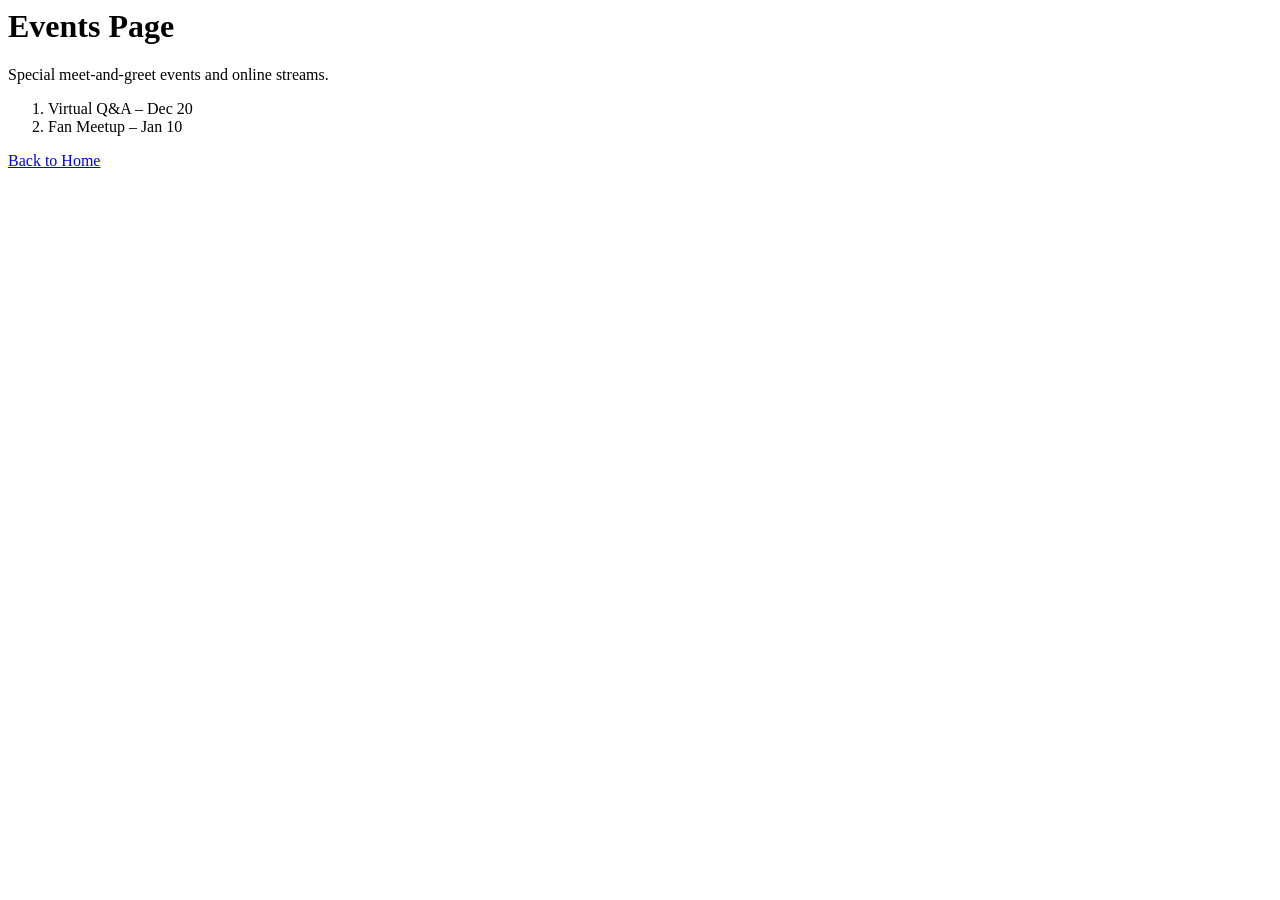
<file: echo/Events.html>
<html>
  
   <head>
     
      <title>Echo Harmony - Events</title>
   
   </head>

   <body>
   
   <h1>Events Page</h1>
   <p>Special meet-and-greet events and online streams.</p>

   <ol type="1">
      <li>Virtual Q&A – Dec 20</li>
      <li>Fan Meetup – Jan 10</li>
   </ol>

   <a href="home.html">Back to Home</a>
   
   </body>

</html>
</file>
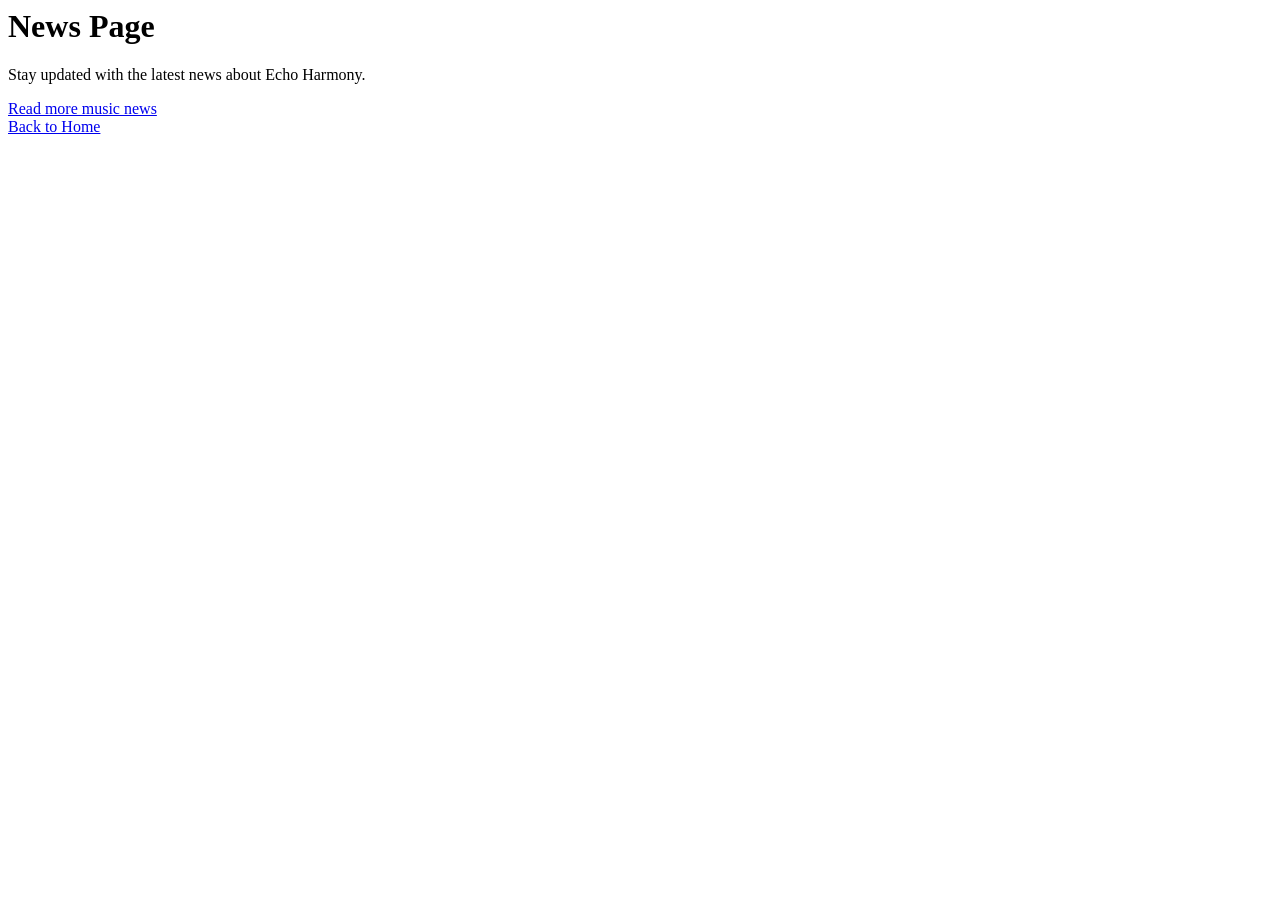
<file: echo/News.html>
<html>

   <head>
      
      <title>Echo Harmony - News</title>

   </head>

   <body>
  
   <h1>News Page</h1>
   <p>Stay updated with the latest news about Echo Harmony.</p>

   <a href="https://www.nytimes.com">Read more music news</a><br>
   <a href="home.html">Back to Home</a>

   </body>

</html>
</file>
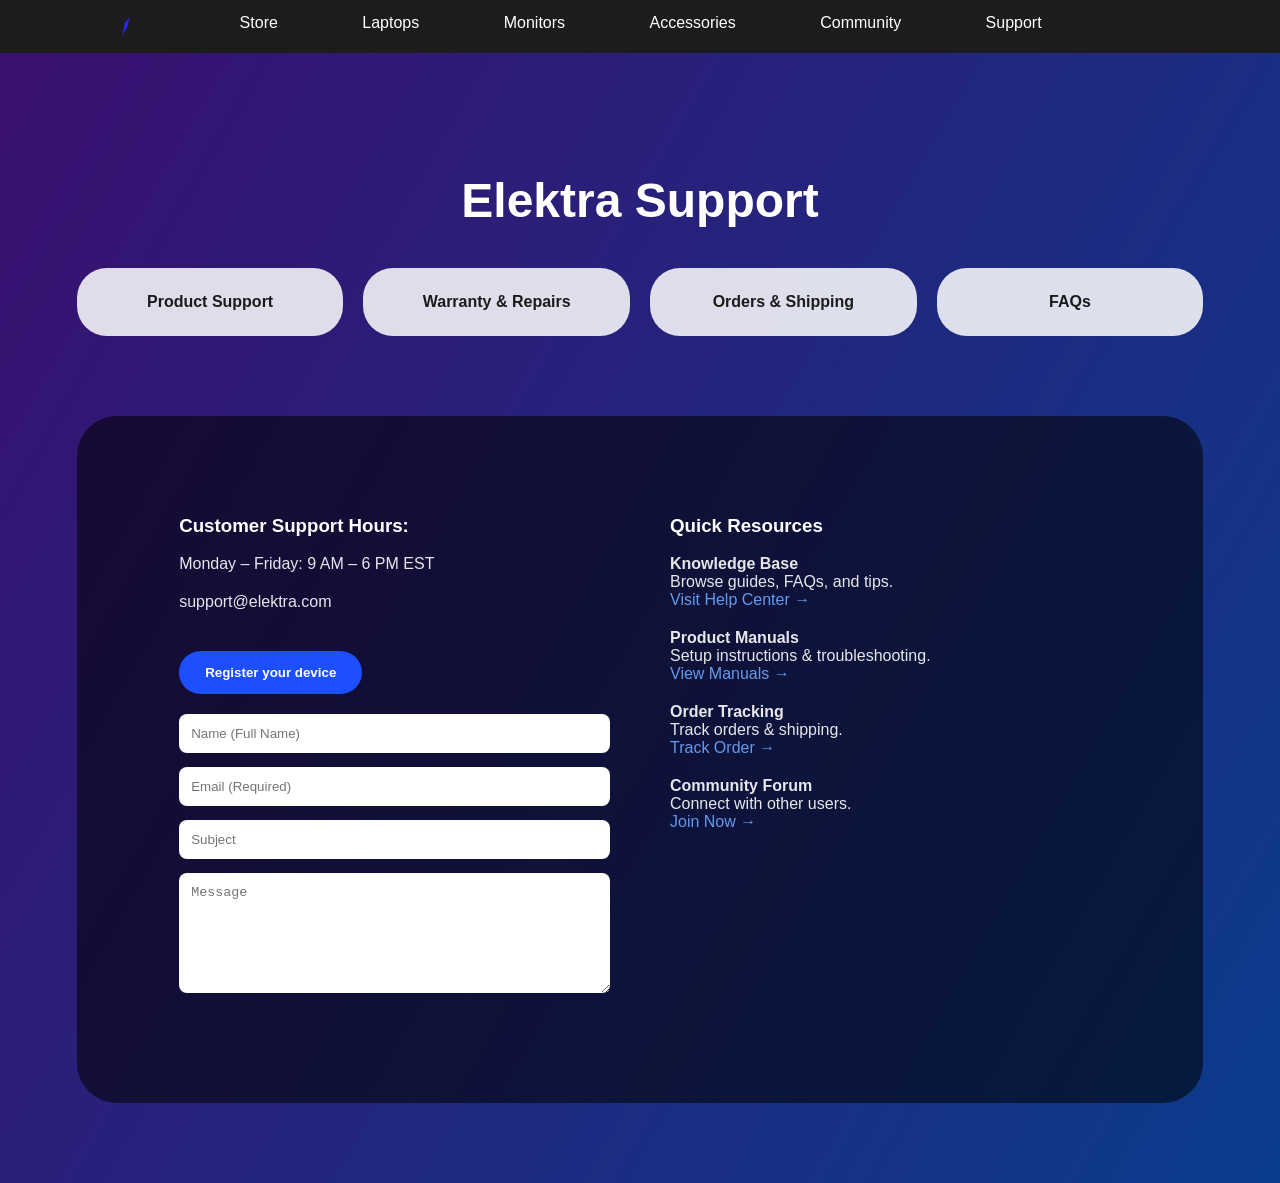
<file: Elektra/Support.html>
<html lang="en">
<head>
  <meta charset="UTF-8">
  <title>Elektra | Support</title>
  <link rel="stylesheet" href="css/main.css">
  <link href="https://fonts.googleapis.com/css2?family=Orbitron:wght@400;600&display=swap" rel="stylesheet">
</head>

<body class="Support-page">

  <header class="site-header">
    <div class="logo">
    <img src="images/logo.png" alt="Elektra logo">
    </div>

    <nav>
      <a href="Index.html">Store</a>
      <a href="laptops.html">Laptops</a>
      <a href="#">Monitors</a>
      <a href="#">Accessories</a>
      <a href="community.html" class="active">Community</a>
      <a href="Support.html" class="active">Support</a>
    </nav>

    <div class="header-icons">
      <i class="ri-search-line"></i>
      <i class="ri-shopping-cart-2-line"></i>
    </div>

  </header>

  <section class="support-hero">
    <h1>Elektra Support</h1>

    <div class="support-cards">
      <div class="support-card">Product Support</div>
      <div class="support-card">Warranty & Repairs</div>
      <div class="support-card">Orders & Shipping</div>
      <div class="support-card">FAQs</div>
    </div>
  </section>

  <section class="support-content">

    <div class="support-left">
      <h3>Customer Support Hours:</h3>
      <p>Monday – Friday: 9 AM – 6 PM EST</p>
      <p>support@elektra.com</p>

      <button class="primary-btn">Register your device</button>

      <form class="contact-form">
        <input type="text" placeholder="Name (Full Name)">
        <input type="email" placeholder="Email (Required)">
        <input type="text" placeholder="Subject">
        <textarea placeholder="Message"></textarea>
      </form>
    </div>

    <div class="support-right">
      <h3>Quick Resources</h3>

      <p><strong>Knowledge Base</strong><br>
        Browse guides, FAQs, and tips. <br>
        <a href="#">Visit Help Center →</a>
      </p>

      <p><strong>Product Manuals</strong><br>
        Setup instructions & troubleshooting. <br>
        <a href="#">View Manuals →</a>
      </p>

      <p><strong>Order Tracking</strong><br>
        Track orders & shipping. <br>
        <a href="#">Track Order →</a>
      </p>

      <p><strong>Community Forum</strong><br>
        Connect with other users. <br>
        <a href="#">Join Now →</a>
      </p>
    </div>

  </section>

</body>
</html>
</file>
<file: Elektra/css/main.css>
body {
  margin: 0;
  font-family: Roboto, sans-serif;
}

.site-header {
  display: flex;
  justify-content: space-between;
  padding: 14px 110px;
  background: #1c1c1c;
  color: white;

}
.header-icons {
  display: flex;
  gap: 30px;
  font-size: 16px;
  cursor: pointer;
}
.site-header a {
  color: white;
  margin-inline: 40px;
  text-decoration: none;
}

.hero {
  height: 90vh;
  background-image:
    linear-gradient(135deg, rgba(11,15,43,0.9), rgba(42,20,95,0.9)),
    url("../images/wireframes1.jpg");
  background-size: cover;
  background-position: center;
  background-repeat: no-repeat;

  display: flex;
  flex-direction: column;
  justify-content: center;
  align-items: center;
  color: white;
  text-align: center;
}


.hero h1 {
  font-family: 'Orbitron', sans-serif;
  font-size: 85px;
  letter-spacing: 4px;
  margin-bottom: 20px;
}


.hero-buttons {
  display: flex;
  gap: 20px;
}

.btn {
  padding: 14px 28px;
  border-radius: 30px;
  text-decoration: none;
  font-weight: 500;
}

.primary {
  background: white;
  color: black;
}

.secondary {
  background: black;
  color: white;
}
.logo img {
  height: 25px;
  width: auto;
}
.hero {
  text-align: center;
}

.hero-logo {
  width: 200px;
  margin-bottom: 20px;
}
.products {
  background: #0b0f6d;
  padding: 80px 40px;
  border-radius: 40px;
}

.section-title {
  margin-bottom: 40px;
}

.product-grid {
  display: grid;
  grid-template-columns: repeat(3, 1fr);
  gap: 40px;
}

.product-card {
  background: #111;
  padding: 30px;
  border-radius: 20px;
  text-align: center;
  color: white;
}

.product-card img {
  width: 100%;
  margin-bottom: 20px;
}

.product-card button {
  margin: 10px;
  padding: 10px 20px;
  border-radius: 20px;
  border: none;
}

.product-card .buy {
  background: white;
  color: black;
}
.community {
  padding: 40px 50;
}

.community-cards {
  display: grid;
  justify-content: center;   
  gap: 40px;
  max-width: 1200px;
  margin: 0 auto;            
}

.support-page {
  background: linear-gradient(120deg, #3a0f6f, #0b3c8c);
  color: white;
  font-family: 'Roboto', sans-serif;
}

.support-hero {
  text-align: center;
  padding: 80px 6%;
}

.support-hero h1 {
  font-size: 48px;
  margin-bottom: 40px;
}

.support-cards {
  display: grid;
  grid-template-columns: repeat(4, 1fr);
  gap: 20px;
}

.support-card {
  background: rgba(255,255,255,0.85);
  color: #1b1b1b;
  padding: 25px;
  border-radius: 30px;
  font-weight: 600;
}

.support-content {
  display: grid;
  grid-template-columns: 1fr 1fr;
  gap: 60px;
  padding: 80px 8%;
  background: rgba(0,0,0,0.55);
  border-radius: 40px;
  margin: 0 6% 80px;
}

.support-left p,
.support-right p {
  opacity: 0.9;
  margin-bottom: 20px;
}

.primary-btn {
  background: #1e4fff;
  border: none;
  padding: 14px 26px;
  border-radius: 30px;
  color: white;
  font-weight: 600;
  margin: 20px 0;
  cursor: pointer;
}

.contact-form input,
.contact-form textarea {
  width: 100%;
  margin-bottom: 14px;
  padding: 12px;
  border-radius: 8px;
  border: none;
}

.contact-form textarea {
  height: 120px;
}

.support-right a {
  color: #6ea8ff;
  text-decoration: none;
}
</file>
